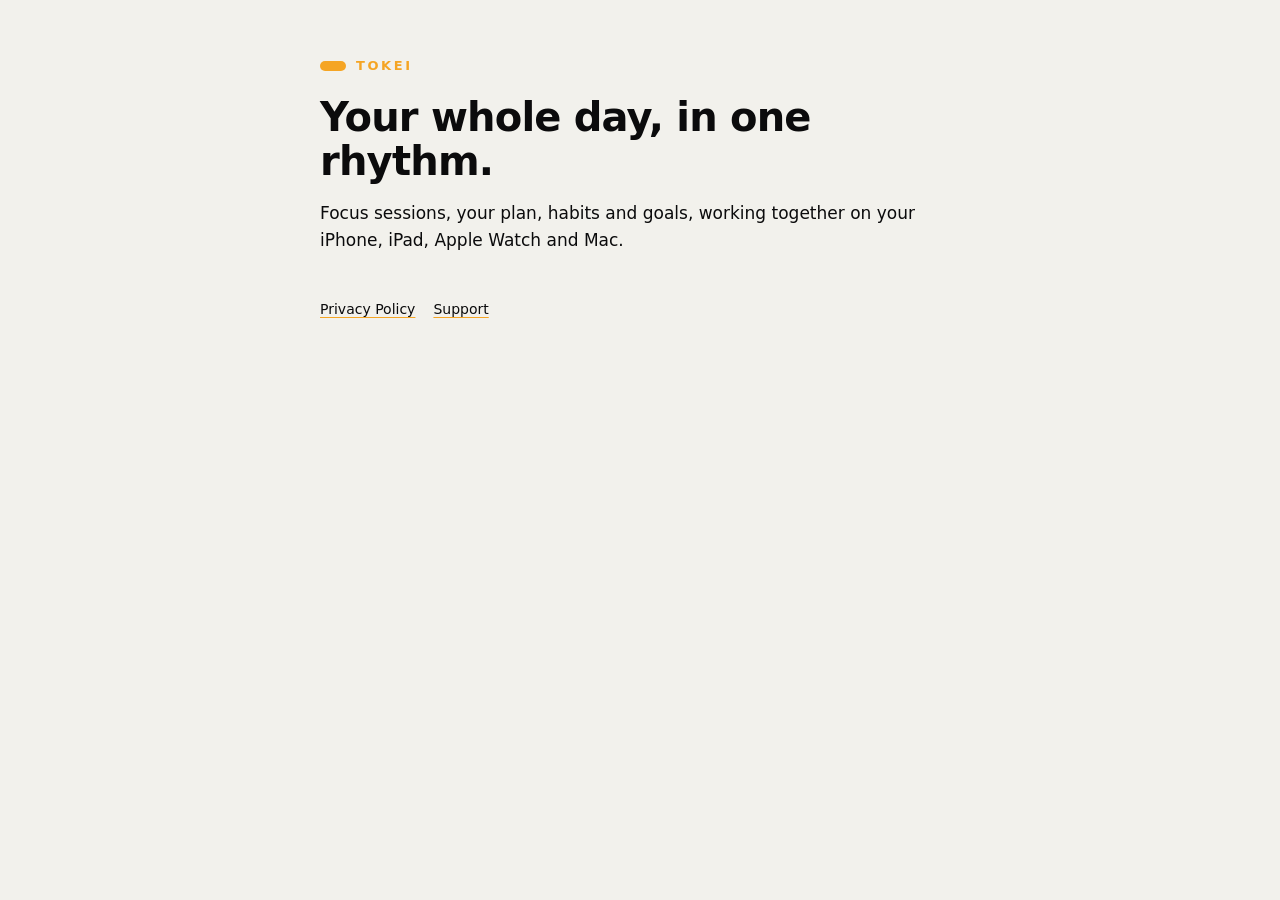
<file: index.html>
<!doctype html>
<html lang="en">
<head>
<meta charset="utf-8">
<meta name="viewport" content="width=device-width, initial-scale=1">
<title>Tokei</title>
<link rel="stylesheet" href="style.css">
</head>
<body>
<main>
  <div class="brand"><i></i>Tokei</div>
  <h1>Your whole day, in one rhythm.</h1>
  <p>Focus sessions, your plan, habits and goals, working together on your iPhone, iPad, Apple Watch and Mac.</p>
  <nav><a href="privacy.html">Privacy Policy</a><a href="support.html">Support</a></nav>
</main>
</body>
</html>
</file>
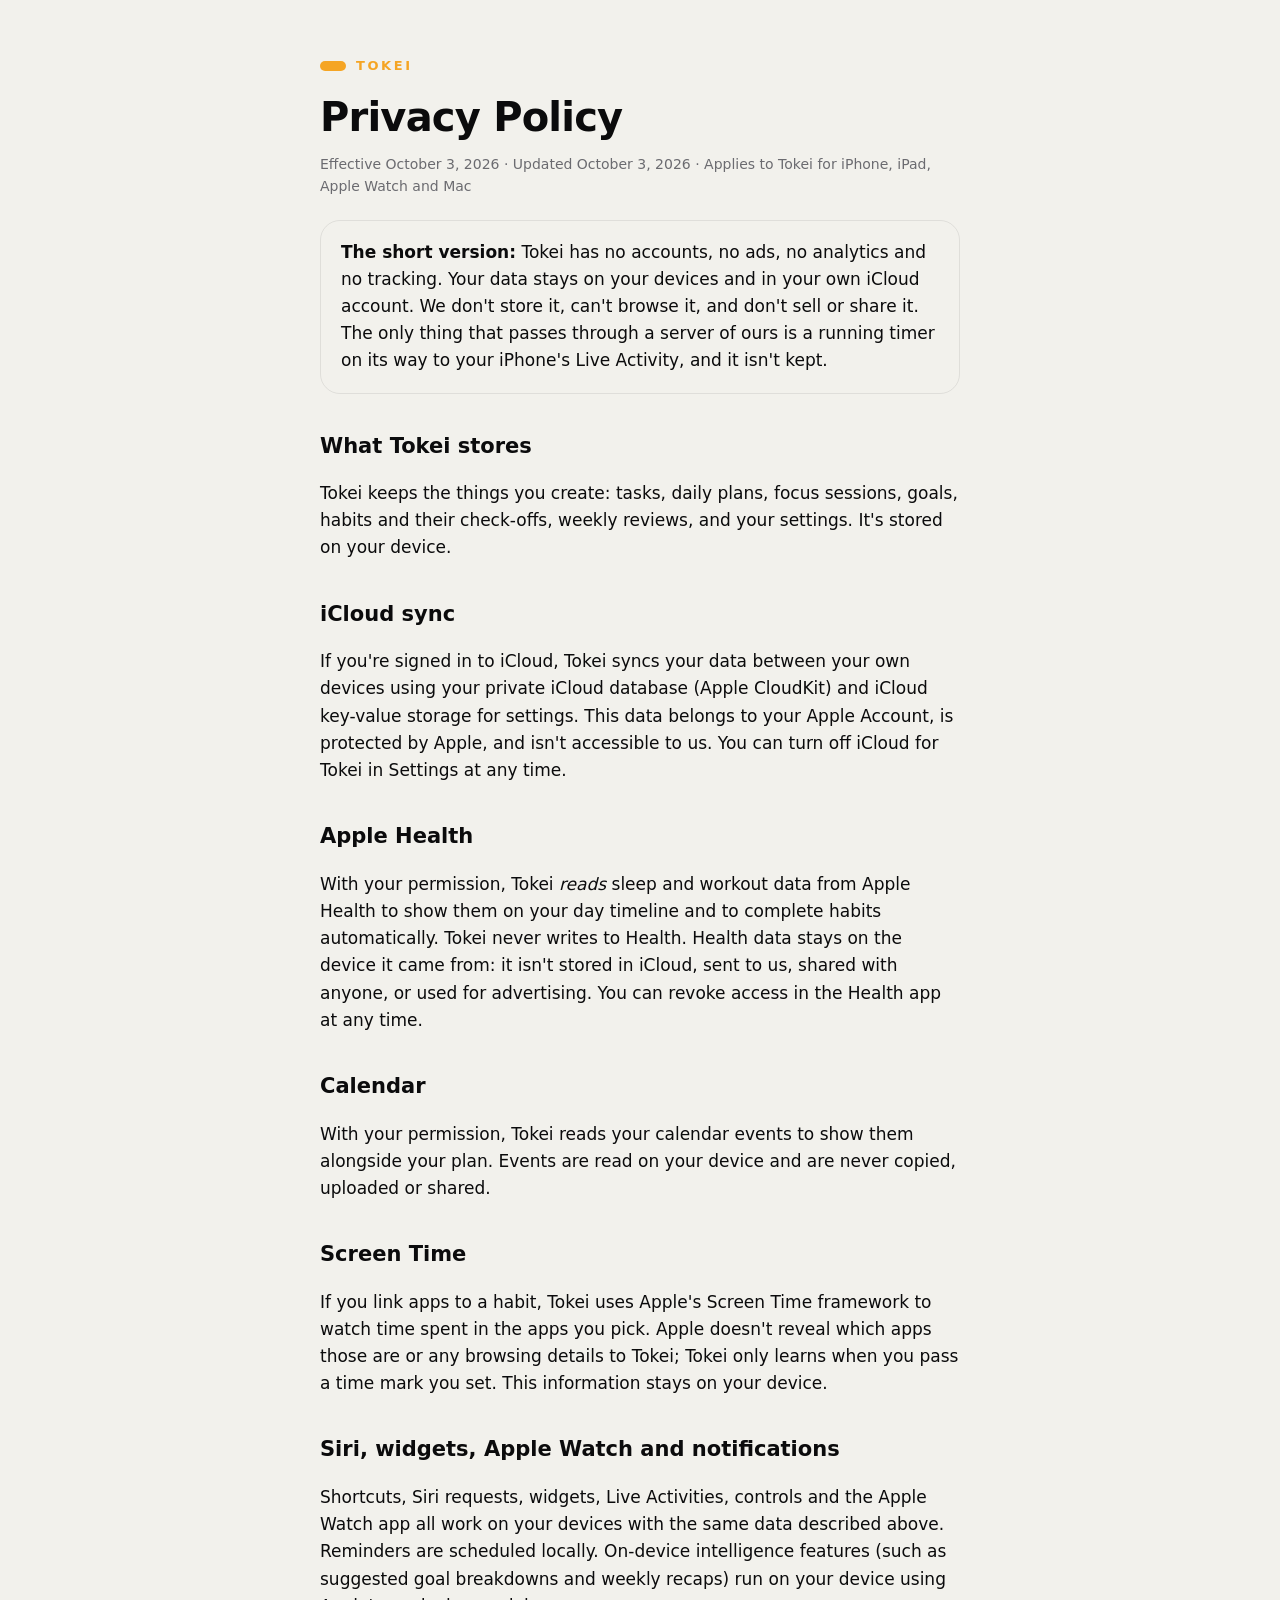
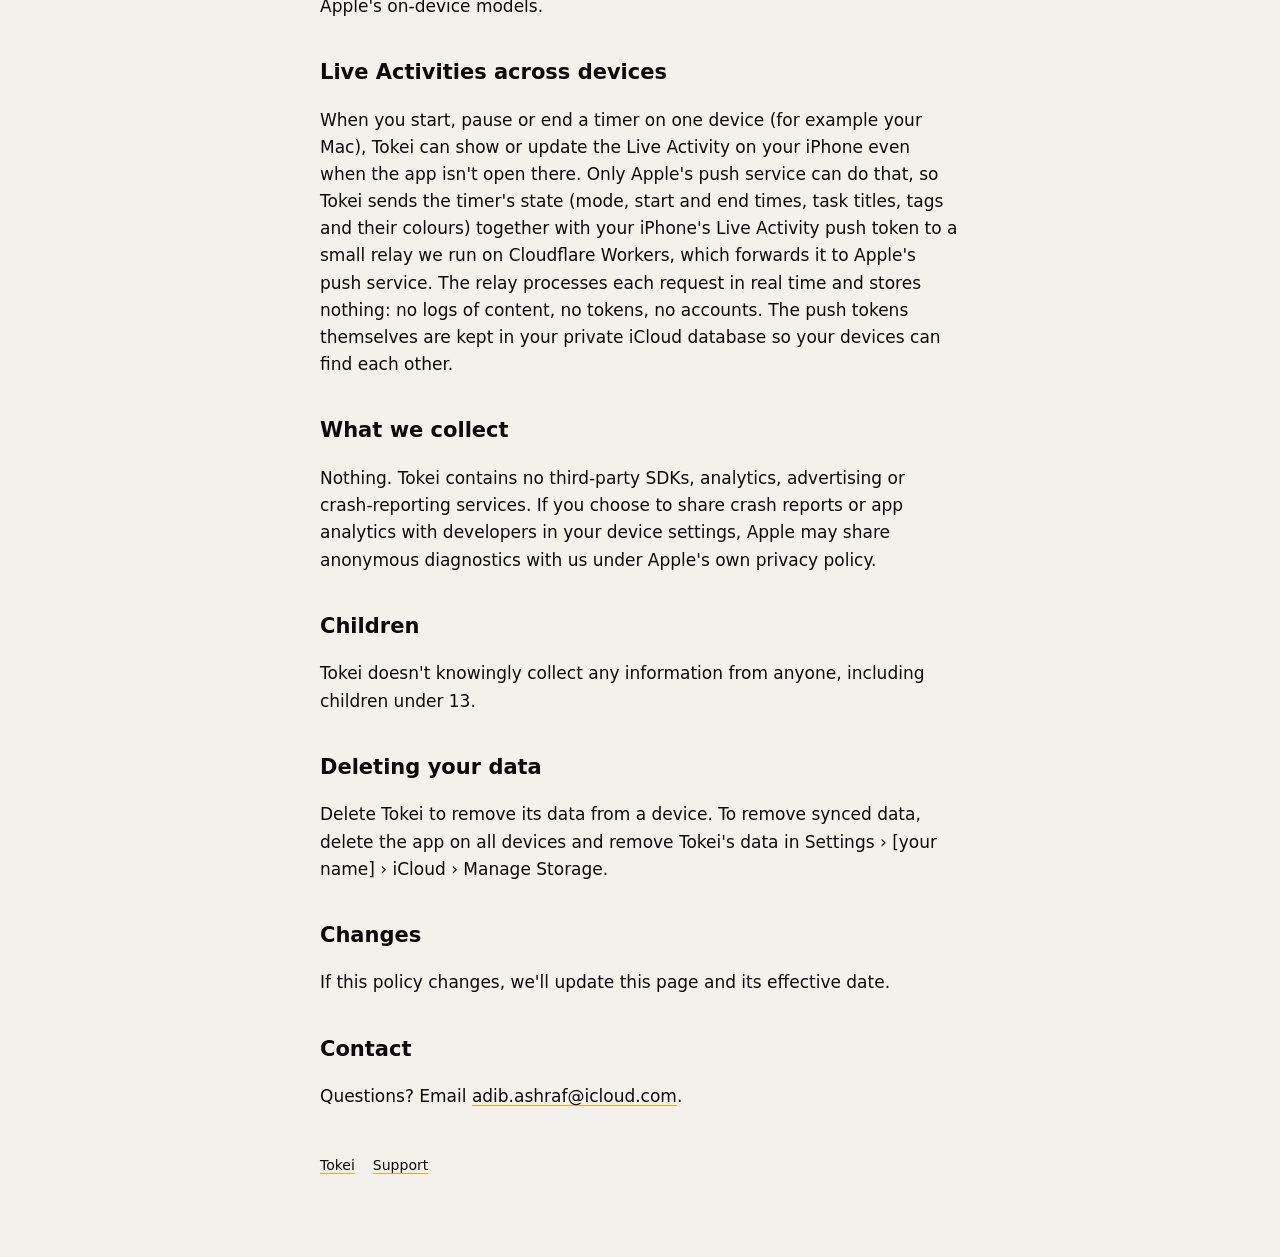
<file: privacy.html>
<!doctype html>
<html lang="en">
<head>
<meta charset="utf-8">
<meta name="viewport" content="width=device-width, initial-scale=1">
<title>Tokei Privacy Policy</title>
<link rel="stylesheet" href="style.css">
</head>
<body>
<main>
  <div class="brand"><i></i>Tokei</div>
  <h1>Privacy Policy</h1>
  <p class="muted">Effective October 3, 2026 · Updated October 3, 2026 · Applies to Tokei for iPhone, iPad, Apple Watch and Mac</p>

  <div class="card">
    <strong>The short version:</strong> Tokei has no accounts, no ads, no analytics and no tracking. Your data stays on
    your devices and in your own iCloud account. We don't store it, can't browse it, and don't sell or share it. The
    only thing that passes through a server of ours is a running timer on its way to your iPhone's Live Activity, and
    it isn't kept.
  </div>

  <h2>What Tokei stores</h2>
  <p>Tokei keeps the things you create: tasks, daily plans, focus sessions, goals, habits and their check-offs, weekly
  reviews, and your settings. It's stored on your device.</p>

  <h2>iCloud sync</h2>
  <p>If you're signed in to iCloud, Tokei syncs your data between your own devices using your private iCloud database
  (Apple CloudKit) and iCloud key-value storage for settings. This data belongs to your Apple Account, is protected
  by Apple, and isn't accessible to us. You can turn off iCloud for Tokei in Settings at any time.</p>

  <h2>Apple Health</h2>
  <p>With your permission, Tokei <em>reads</em> sleep and workout data from Apple Health to show them on your day
  timeline and to complete habits automatically. Tokei never writes to Health. Health data stays on the device it came
  from: it isn't stored in iCloud, sent to us, shared with anyone, or used for advertising. You can revoke access in
  the Health app at any time.</p>

  <h2>Calendar</h2>
  <p>With your permission, Tokei reads your calendar events to show them alongside your plan. Events are read on your
  device and are never copied, uploaded or shared.</p>

  <h2>Screen Time</h2>
  <p>If you link apps to a habit, Tokei uses Apple's Screen Time framework to watch time spent in the apps you pick.
  Apple doesn't reveal which apps those are or any browsing details to Tokei; Tokei only learns when you pass a time
  mark you set. This information stays on your device.</p>

  <h2>Siri, widgets, Apple Watch and notifications</h2>
  <p>Shortcuts, Siri requests, widgets, Live Activities, controls and the Apple Watch app all work on your devices with
  the same data described above. Reminders are scheduled locally. On-device intelligence features (such as suggested
  goal breakdowns and weekly recaps) run on your device using Apple's on-device models.</p>

  <h2>Live Activities across devices</h2>
  <p>When you start, pause or end a timer on one device (for example your Mac), Tokei can show or update the Live
  Activity on your iPhone even when the app isn't open there. Only Apple's push service can do that, so Tokei sends
  the timer's state (mode, start and end times, task titles, tags and their colours) together with your iPhone's Live
  Activity push token to a small relay we run on Cloudflare Workers, which forwards it to Apple's push service. The
  relay processes each request in real time and stores nothing: no logs of content, no tokens, no accounts. The push
  tokens themselves are kept in your private iCloud database so your devices can find each other.</p>

  <h2>What we collect</h2>
  <p>Nothing. Tokei contains no third-party SDKs, analytics, advertising or crash-reporting services. If you choose to
  share crash reports or app analytics with developers in your device settings, Apple may share anonymous diagnostics
  with us under Apple's own privacy policy.</p>

  <h2>Children</h2>
  <p>Tokei doesn't knowingly collect any information from anyone, including children under 13.</p>

  <h2>Deleting your data</h2>
  <p>Delete Tokei to remove its data from a device. To remove synced data, delete the app on all devices and remove
  Tokei's data in Settings › [your name] › iCloud › Manage Storage.</p>

  <h2>Changes</h2>
  <p>If this policy changes, we'll update this page and its effective date.</p>

  <h2>Contact</h2>
  <p>Questions? Email <a href="mailto:adib.ashraf@icloud.com">adib.ashraf@icloud.com</a>.</p>

  <nav><a href="./">Tokei</a><a href="support.html">Support</a></nav>
</main>
</body>
</html>
</file>
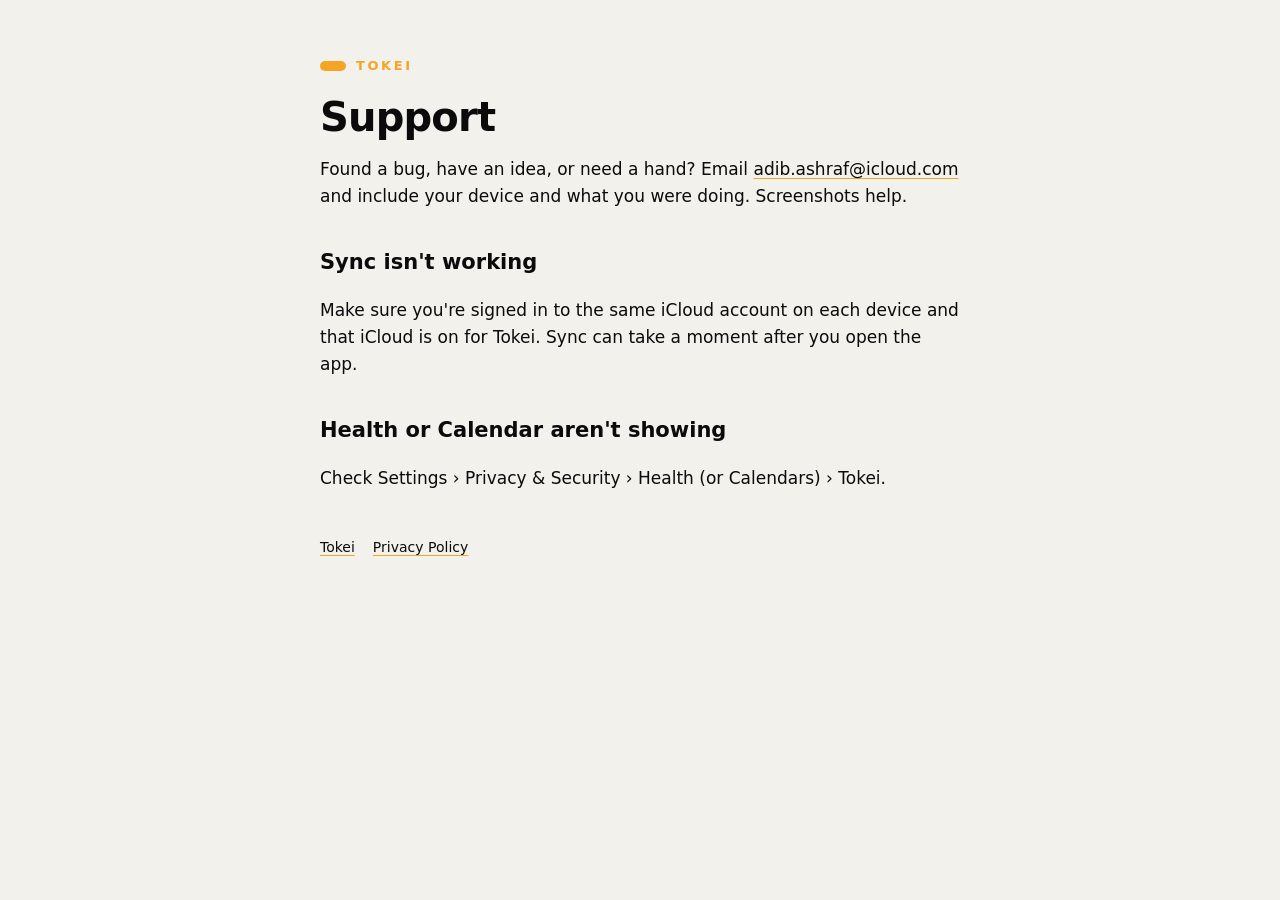
<file: support.html>
<!doctype html>
<html lang="en">
<head>
<meta charset="utf-8">
<meta name="viewport" content="width=device-width, initial-scale=1">
<title>Tokei Support</title>
<link rel="stylesheet" href="style.css">
</head>
<body>
<main>
  <div class="brand"><i></i>Tokei</div>
  <h1>Support</h1>
  <p>Found a bug, have an idea, or need a hand? Email
  <a href="mailto:adib.ashraf@icloud.com?subject=Tokei%20support">adib.ashraf@icloud.com</a> and include your device and
  what you were doing. Screenshots help.</p>
  <h2>Sync isn't working</h2>
  <p>Make sure you're signed in to the same iCloud account on each device and that iCloud is on for Tokei. Sync can take
  a moment after you open the app.</p>
  <h2>Health or Calendar aren't showing</h2>
  <p>Check Settings › Privacy &amp; Security › Health (or Calendars) › Tokei.</p>
  <nav><a href="./">Tokei</a><a href="privacy.html">Privacy Policy</a></nav>
</main>
</body>
</html>
</file>
<file: style.css>
:root { --bg: #f2f1ec; --ink: #0b0b0c; --muted: #6b6b70; --line: rgba(0,0,0,.08); --accent: #f5a524; }
@media (prefers-color-scheme: dark) { :root { --bg: #000; --ink: #f2f1ec; --muted: #9a9aa0; --line: rgba(255,255,255,.1); } }
* { box-sizing: border-box; }
body { margin: 0; background: var(--bg); color: var(--ink); font: 17px/1.6 ui-rounded, -apple-system, "SF Pro Rounded", system-ui, sans-serif; }
main { max-width: 680px; margin: 0 auto; padding: 56px 20px 80px; }
.brand { display: flex; align-items: center; gap: 10px; font-weight: 800; letter-spacing: .2em; font-size: 13px; color: var(--accent); text-transform: uppercase; }
.brand i { width: 26px; height: 10px; border-radius: 6px; background: var(--accent); display: inline-block; }
h1 { font-size: 40px; line-height: 1.1; margin: 18px 0 6px; letter-spacing: -.02em; }
h2 { font-size: 21px; margin: 36px 0 6px; }
p, li { color: var(--ink); }
.muted { color: var(--muted); font-size: 14px; }
ul { padding-left: 22px; }
.card { border: 1px solid var(--line); border-radius: 20px; padding: 18px 20px; margin: 22px 0; }
a { color: inherit; text-decoration-color: var(--accent); text-underline-offset: 3px; }
nav { margin-top: 44px; display: flex; gap: 18px; font-size: 14px; }
</file>
